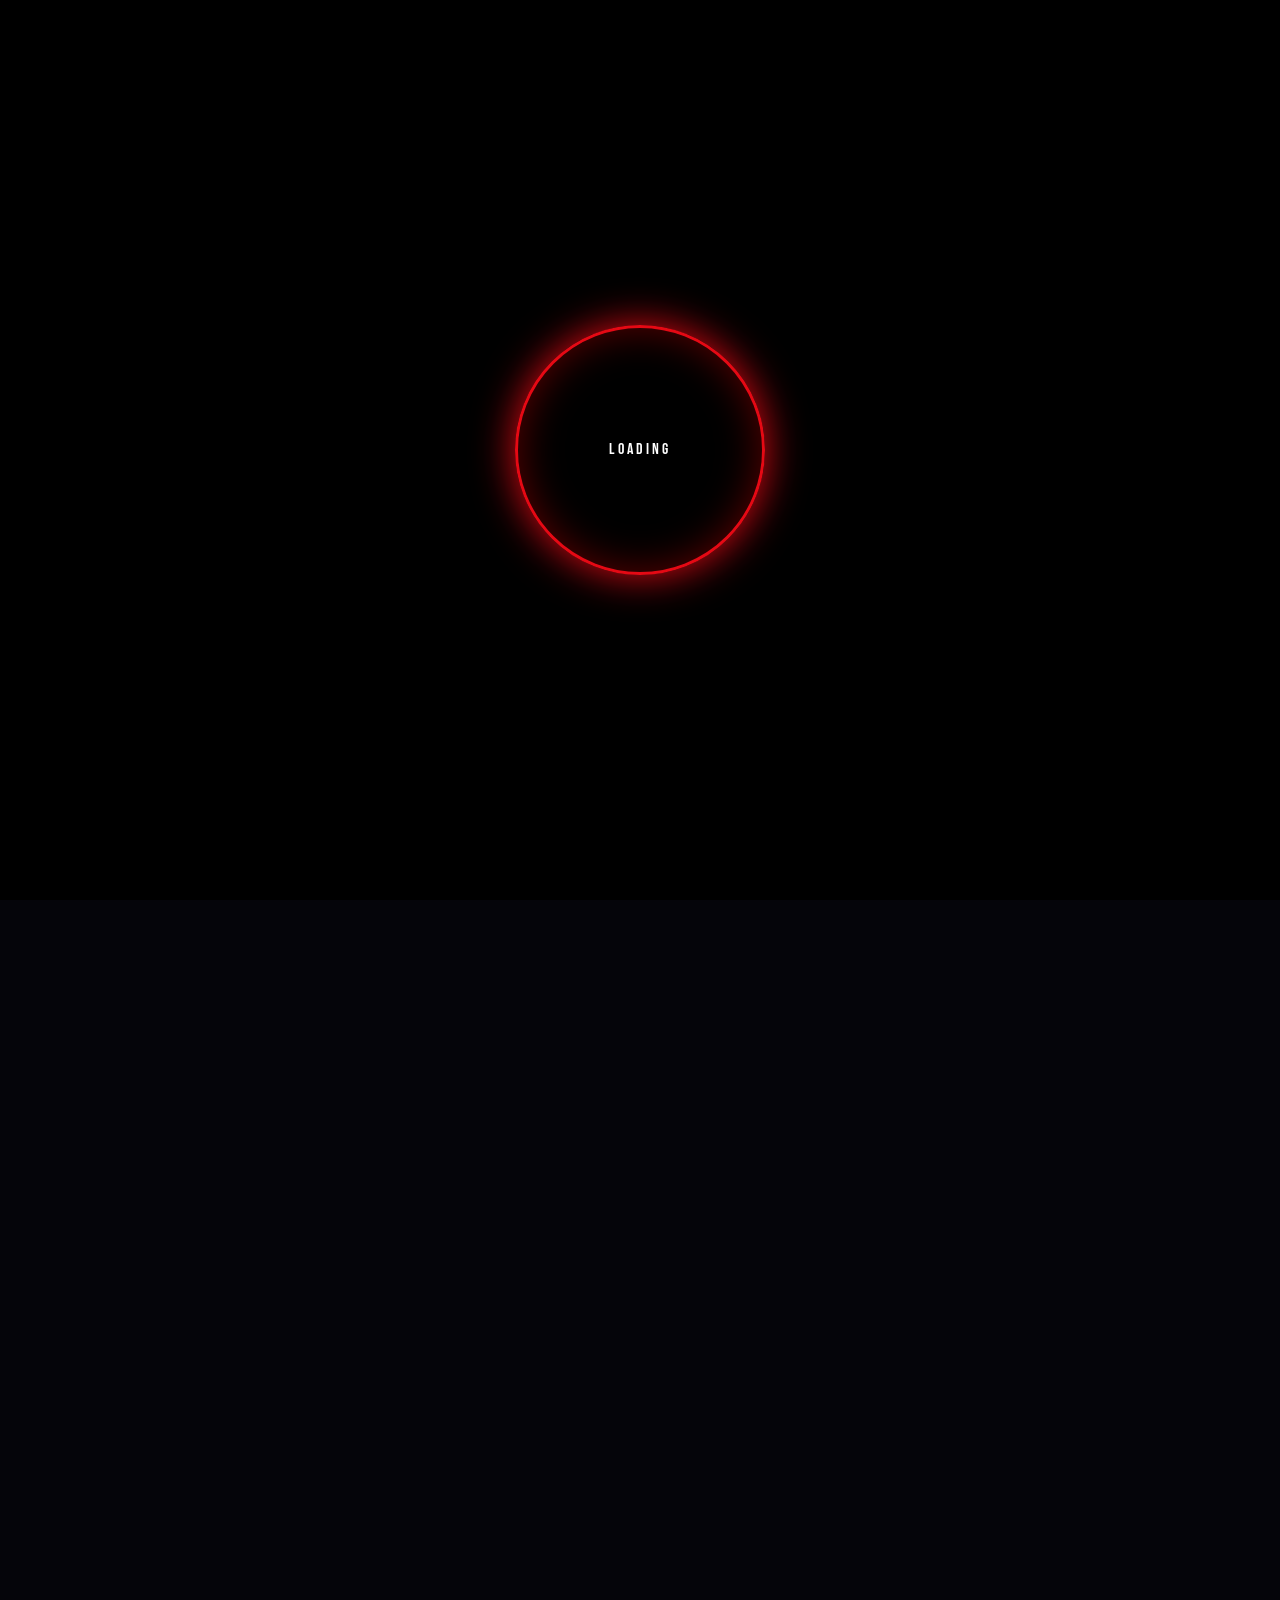
<file: qualifications.html>
<!DOCTYPE html>
<html lang="en">
<head>
    <meta charset="UTF-8" />
    <meta name="viewport" content="width=device-width, initial-scale=1.0" />
    <title>Qualifications - CinemaX Portfolio</title>

    <!-- Bootstrap & Icons -->
    <link href="https://cdn.jsdelivr.net/npm/bootstrap@5.3.3/dist/css/bootstrap.min.css" rel="stylesheet" />
    <link rel="stylesheet" href="https://cdnjs.cloudflare.com/ajax/libs/font-awesome/6.5.0/css/all.min.css" />
    <link href="https://fonts.googleapis.com/css2?family=Bebas+Neue&family=Barlow:wght@300;400;600;700&family=Barlow+Condensed:wght@400;600;700&display=swap" rel="stylesheet" />

    <style>
        :root {
            --red: #e50914;
            --maroon: #5c0000;
            --gold: #f5c518;
            --bg: #05050a;
            --bg2: #0f0f1c;
            --text: #ffffff;
            --muted: #cbd5e1; /* Bright light-gray for maximum visibility */
            --border: rgba(255,255,255,0.2);
            --head: 'Bebas Neue', sans-serif;
        }

        body {
            background: var(--bg);
            color: var(--text);
            font-family: 'Barlow', sans-serif;
            margin: 0;
            overflow-x: hidden;
        }

        /* ═══════════════════════════════════════════
           FANTASY PORTAL LOADER
        ═══════════════════════════════════════════ */
        #portal-loader {
            position: fixed;
            inset: 0;
            background: #000;
            z-index: 10000;
            display: flex;
            justify-content: center;
            align-items: center;
            transition: opacity 1s ease, visibility 1s;
        }

        .magic-circle {
            width: 250px;
            height: 250px;
            border: 3px solid var(--red);
            border-radius: 50%;
            display: flex;
            justify-content: center;
            align-items: center;
            box-shadow: 0 0 40px var(--red), inset 0 0 40px var(--maroon);
            animation: rotatePortal 3s linear infinite;
        }

        @keyframes rotatePortal {
            0% {
                transform: rotate(0deg) scale(1);
            }

            50% {
                transform: rotate(180deg) scale(1.1);
                border-style: dashed;
            }

            100% {
                transform: rotate(360deg) scale(1);
            }
        }

        /* ═══════════════════════════════════════════
           NAVIGATION BAR (STAYS AT TOP)
        ═══════════════════════════════════════════ */
        .cx-nav {
            background: rgba(92, 0, 0, 0.98);
            border-bottom: 2px solid var(--gold);
            position: sticky;
            top: 0;
            z-index: 999;
            padding: 15px 0;
        }

            .cx-nav a {
                transition: 0.3s;
                text-decoration: none;
                letter-spacing: 1px;
            }

                .cx-nav a:hover {
                    color: var(--gold) !important;
                }

        /* ═══════════════════════════════════════════
           PAGE HEADERS & CARDS
        ═══════════════════════════════════════════ */
        .main-header {
            background: linear-gradient(to bottom, var(--maroon), var(--bg));
            padding: 60px 0;
            text-align: center;
        }

            .main-header h1 {
                font-family: var(--head);
                font-size: 5rem;
                letter-spacing: 8px;
                color: #fff;
                margin: 0;
            }

        .q-card {
            background: var(--bg2);
            border: 1px solid var(--border);
            padding: 35px;
            border-radius: 15px;
            height: 100%;
            transition: 0.4s;
        }

            .q-card:hover {
                border-color: var(--gold);
                transform: translateY(-5px);
            }

        .section-title {
            font-family: var(--head);
            color: var(--gold);
            font-size: 2.2rem;
            border-bottom: 1px solid var(--border);
            padding-bottom: 10px;
            margin-bottom: 20px;
        }

        .sub-tag {
            color: var(--red);
            font-weight: 700;
            text-transform: uppercase;
            display: block;
            margin-top: 15px;
            font-size: 0.9rem;
        }

        .text-muted {
            color: var(--muted) !important;
        }

        /* REVEAL ANIMATION */
        .reveal-node {
            opacity: 0;
            transform: translateY(30px);
            transition: 0.8s ease-out;
        }

            .reveal-node.active {
                opacity: 1;
                transform: translateY(0);
            }

        /* FOOTER & EXTRAS */
        .footer-advanced {
            background: #030307;
            padding: 80px 0 40px;
            border-top: 1px solid var(--border);
        }

        #backToTop {
            display: none;
            position: fixed;
            bottom: 30px;
            right: 30px;
            z-index: 998;
            background: var(--red);
            color: white;
            border: none;
            padding: 15px;
            border-radius: 50%;
            cursor: pointer;
        }
    </style>
</head>
<body onload="dismissPortal()">

    <!-- FANTASY LOADER -->
    <div id="portal-loader">
        <div class="magic-circle">
            <span style="font-family: var(--head); color: #fff; letter-spacing: 3px;">LOADING</span>
        </div>
    </div>

    <!-- NAVIGATION MENU -->
    <nav class="cx-nav">
        <div class="container d-flex justify-content-between align-items-center">
            <a href="index.html" class="h2 mb-0 text-white fw-bold" style="font-family: var(--head); letter-spacing: 3px;">
                CINEMA<span style="color: var(--red);">X</span>
            </a>
            <div class="gap-4 d-none d-md-flex">
                <a href="index.html" class="text-white small fw-bold">HOME</a>
                <a href="about.html" class="text-white small fw-bold">ABOUT</a>
                <a href="qualifications.html" class="text-gold small fw-bold">QUALIFICATIONS</a>
                <a href="listedMovies.html" class="text-white small fw-bold">BOOKING</a>
                <a href="service.html" class="text-white small fw-bold">Service</a>
                <a href="listedMovies.html" class="text-white small fw-bold">All Movies</a>
                <a href="contact.html" class="text-white small fw-bold">Contact</a>
            </div>
            <a href="listedMovies.html" class="btn btn-sm btn-outline-light rounded-pill px-3 fw-bold">GET TICKETS</a>
        </div>
    </nav>

    <!-- HEADER -->
    <header class="main-header">
        <div class="container reveal-node">
            <h1>QUALIFICATIONS</h1>
            <p class="text-gold fw-bold">Professional Profile & Academic Excellence</p>
        </div>
    </header>

    <main class="container py-5">
        <!-- PROFESSIONAL PROFILE -->
        <div class="q-card reveal-node mb-5">
            <h2 class="section-title">Professional Profile</h2>
            <p class="text-white fs-5">I am a dedicated and ambitious Information Technology student at Nelson Mandela University with a strong passion for software development, web technologies, information systems, and problem-solving. I am committed to building innovative, user-friendly, and efficient digital solutions that solve real-world challenges.</p>
            <p class="text-muted">My goal is to grow into a highly skilled Software Developer and IT Professional capable of creating impactful systems while continuously expanding my knowledge in technology and innovation.</p>
        </div>

        <!-- ACADEMIC INFO -->
        <div class="row g-4 mb-5">
            <div class="col-lg-6 reveal-node">
                <div class="q-card">
                    <h2 class="section-title">Academic Information</h2>
                    <span class="sub-tag">Current Qualification</span>
                    <h5 class="text-white">Bachelor of Science in Information Technology</h5>
                    <p class="text-muted small">Nelson Mandela University | Current Student</p>

                    <span class="sub-tag">Academic Modules</span>
                    <ul class="text-muted small">
                        <li>Information Systems & Business Information Systems</li>
                        <li>Data and Information Management</li>
                        <li>System Analysis & Organisational Technology Solutions</li>
                        <li>Decision Support Systems</li>
                    </ul>
                </div>
            </div>

            <!-- SKILLS GAINED -->
            <div class="col-lg-6 reveal-node">
                <div class="q-card">
                    <h2 class="section-title">Skills Gained</h2>
                    <div class="row">
                        <div class="col-6">
                            <span class="sub-tag">Programming</span>
                            <p class="text-muted x-small">OOP, C#, Application Design, Debugging, Logical Problem Solving.</p>
                        </div>
                        <div class="col-6">
                            <span class="sub-tag">Systems</span>
                            <p class="text-muted x-small">Analytical Thinking, System Planning, Data Modelling.</p>
                        </div>
                        <div class="col-6">
                            <span class="sub-tag">Web Dev</span>
                            <p class="text-muted x-small">HTML5, CSS3, JavaScript, Responsive UX Design.</p>
                        </div>
                        <div class="col-6">
                            <span class="sub-tag">Software Dev</span>
                            <p class="text-muted x-small">SDLC, Testing, Project Planning, Maintenance.</p>
                        </div>
                    </div>
                </div>
            </div>
        </div>

        <!-- CORE TECHNICAL SKILLS -->
        <div class="q-card reveal-node mb-5 text-center">
            <h2 class="section-title">Core Technical Skills</h2>
            <div class="row">
                <div class="col-md-4">
                    <i class="fa-solid fa-code text-red fa-2x mb-2"></i>
                    <h6 class="text-white">Programming</h6>
                    <p class="text-muted small">C#, JavaScript, SQL, HTML5, CSS3</p>
                </div>
                <div class="col-md-4">
                    <i class="fa-solid fa-database text-red fa-2x mb-2"></i>
                    <h6 class="text-white">Databases</h6>
                    <p class="text-muted small">Normalisation (1NF-3NF), ERD, SQL Queries</p>
                </div>
                <div class="col-md-4">
                    <i class="fa-solid fa-shield-halved text-red fa-2x mb-2"></i>
                    <h6 class="text-white">Security & Tools</h6>
                    <p class="text-muted small">Kali Linux, GitHub, Visual Studio, VS Code</p>
                </div>
            </div>
        </div>

        <!-- PROJECTS -->
        <h2 class="section-title text-center reveal-node">Major Academic Projects</h2>
        <div class="row g-4 mb-5">
            <div class="col-md-6 reveal-node">
                <div class="q-card">
                    <h4 class="text-gold">CinemaX Ticket Website</h4>
                    <p class="text-muted small">Fully responsive multi-page platform with interactive booking forms and modern navigation.</p>
                </div>
            </div>
            <div class="col-md-6 reveal-node">
                <div class="q-card">
                    <h4 class="text-gold">TechLearn DB Project</h4>
                    <p class="text-muted small">Full database design, data modelling, and relational structure for an online academy.</p>
                </div>
            </div>
        </div>
    </main>

    <!-- ADVANCED FOOTER -->
    <footer class="footer-advanced">
        <div class="container reveal-node">
            <div class="row g-5">
                <div class="col-lg-4">
                    <h4 class="text-white">CINEMA<span style="color: var(--red);">X</span></h4>
                    <p class="text-muted small">Built by Moroana Machoene Karel. NMU BSc IT Student Portfolio.</p>
                    <div class="mt-4">
                        <a href="#" class="text-white me-3"><i class="fa-brands fa-github fa-lg"></i></a>
                        <a href="#" class="text-white me-3"><i class="fa-brands fa-linkedin fa-lg"></i></a>
                    </div>
                </div>
                <div class="col-lg-4">
                    <h5 class="text-gold mb-3">Navigation</h5>
                    <ul class="list-unstyled">
                        <li><a href="index.html" class="text-muted text-decoration-none">Home</a></li>
                        <li><a href="about.html" class="text-muted text-decoration-none">About</a></li>
                        <li><a href="qualifications.html" class="text-muted text-decoration-none">Qualifications</a></li>
                    </ul>
                </div>
                
            </div>
            <hr class="my-5 opacity-25">
            <p class="text-center text-muted small">&copy; <span id="currentYear"></span> CinemaX Portfolio. All Rights Reserved.</p>
        </div>
    </footer>

    <button onclick="topFunction()" id="backToTop"><i class="fa-solid fa-arrow-up"></i></button>

    <script>
        document.getElementById("currentYear").textContent = new Date().getFullYear();

        function dismissPortal() {
            setTimeout(() => {
                const loader = document.getElementById('portal-loader');
                loader.style.opacity = '0';
                setTimeout(() => {
                    loader.style.visibility = 'hidden';
                    revealContent();
                }, 1000);
            }, 2000);
        }

        function revealContent() {
            const nodes = document.querySelectorAll('.reveal-node');
            nodes.forEach((node, index) => {
                setTimeout(() => { node.classList.add('active'); }, index * 150);
            });
        }

        let mybutton = document.getElementById("backToTop");
        window.onscroll = function () {
            if (document.body.scrollTop > 300 || document.documentElement.scrollTop > 300) {
                mybutton.style.display = "block";
            } else {
                mybutton.style.display = "none";
            }
        };

        function topFunction() { window.scrollTo({ top: 0, behavior: 'smooth' }); }
    </script>
</body>
</html>
</file>
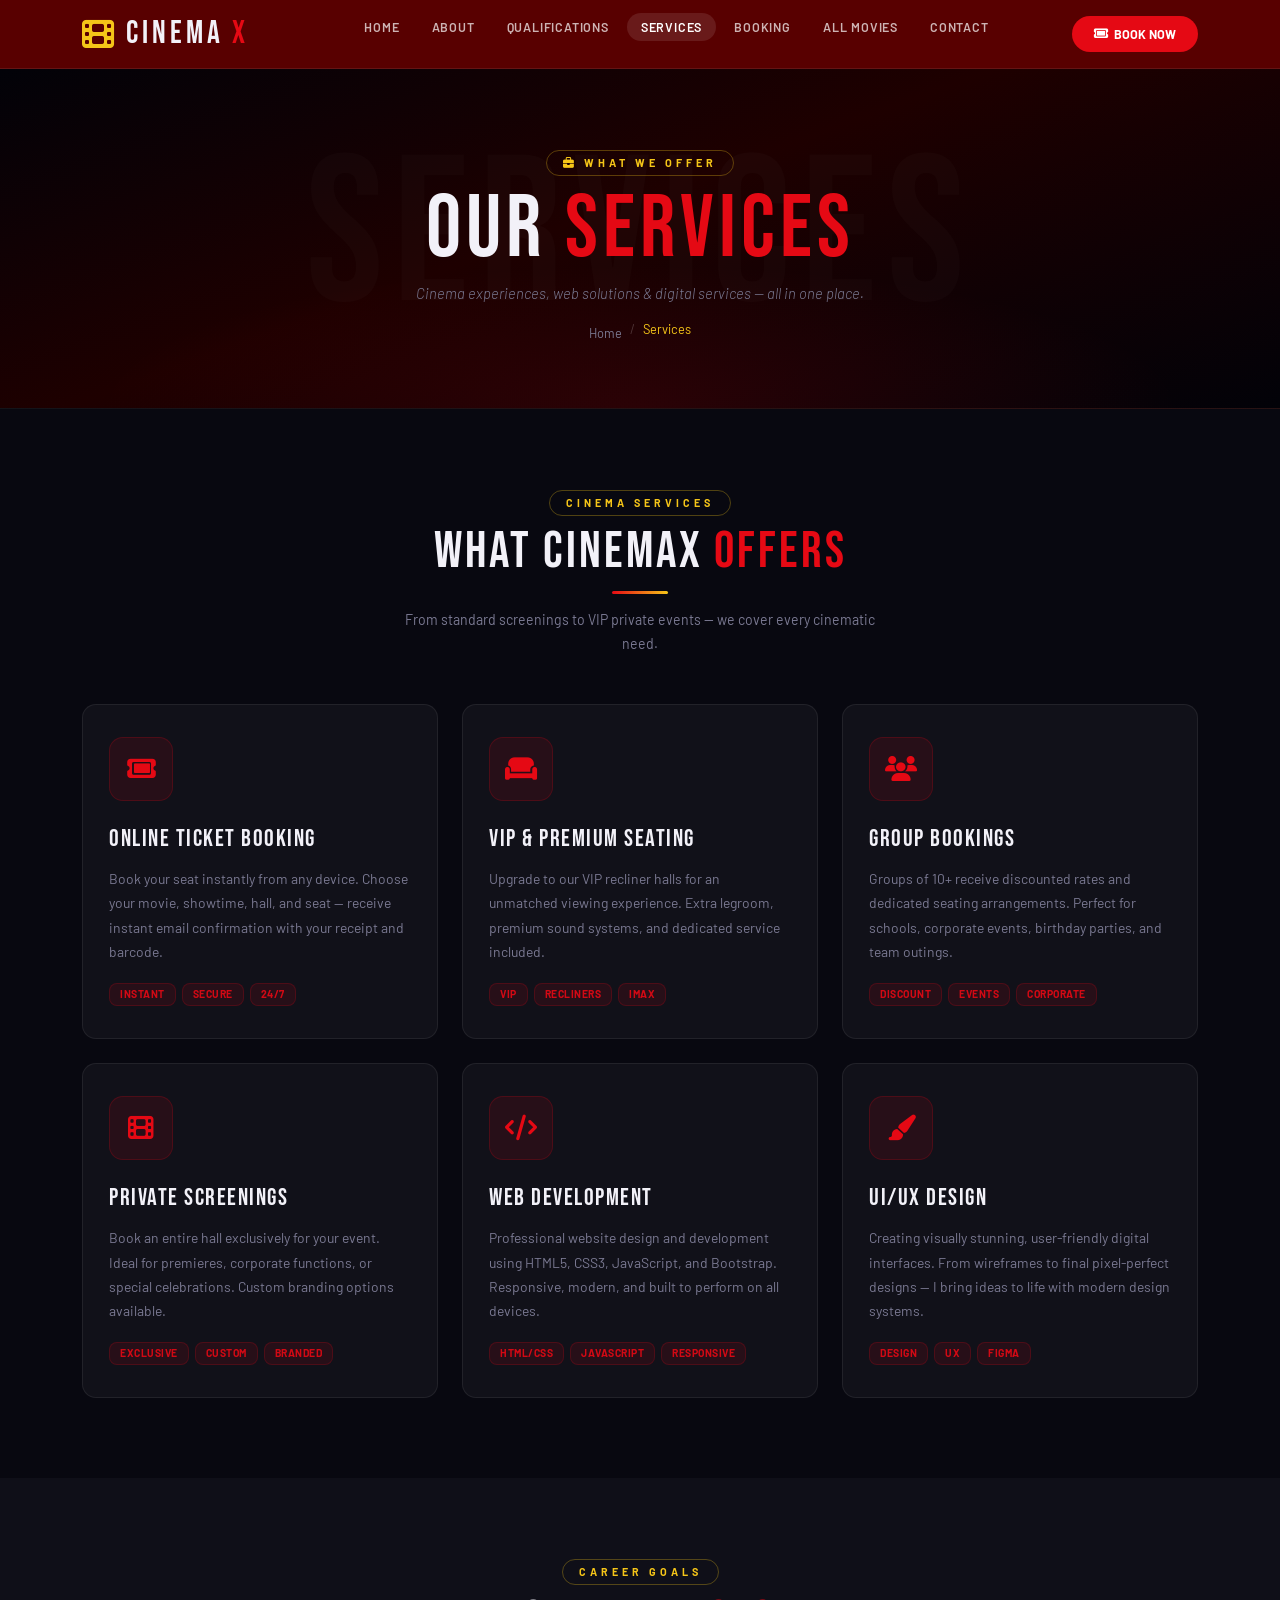
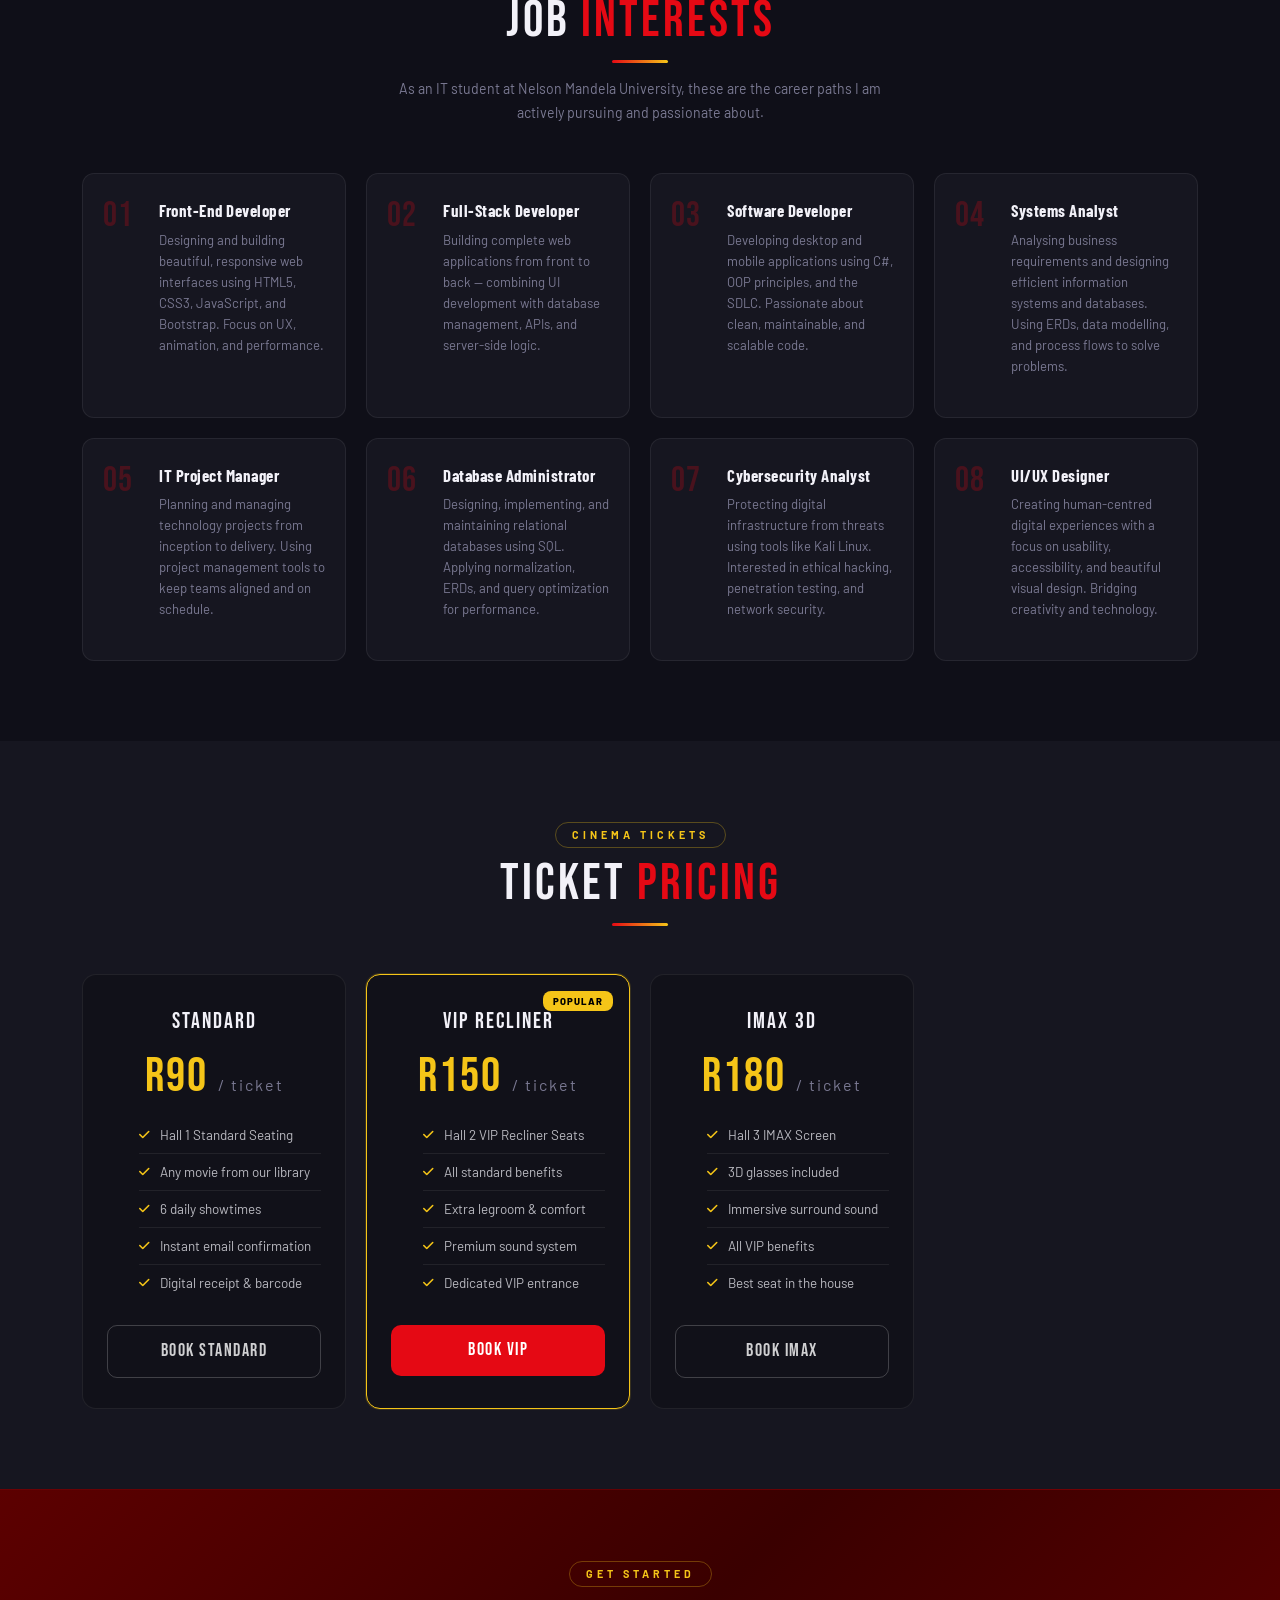
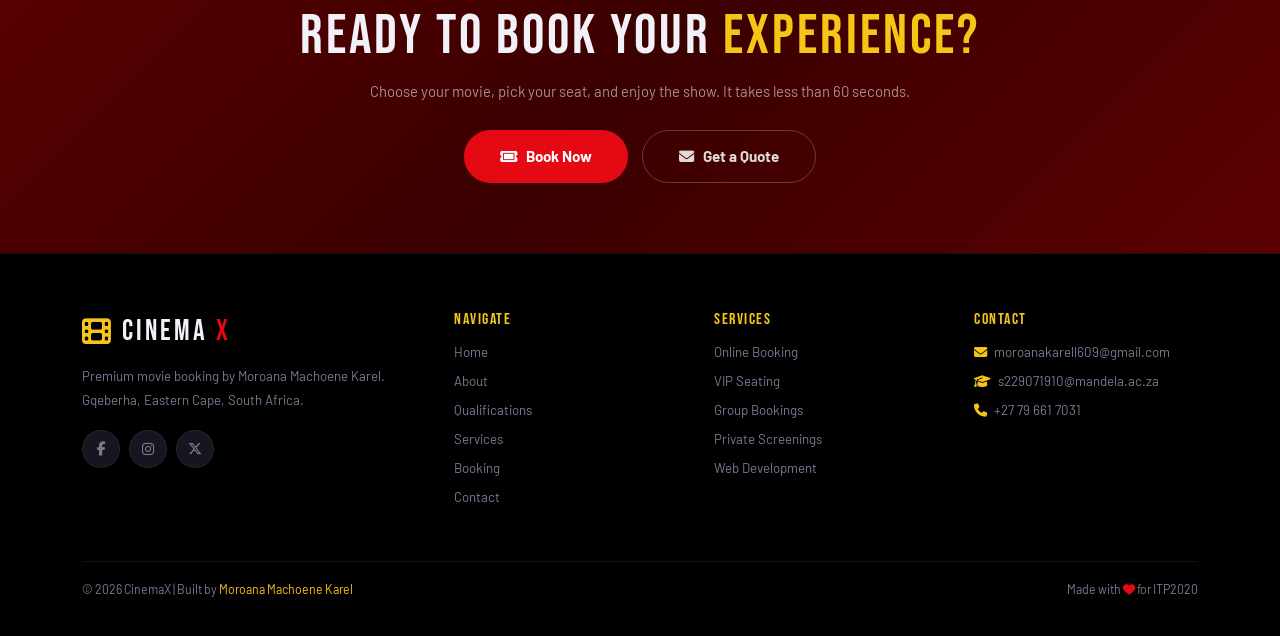
<file: service.html>
<!DOCTYPE html>
<html lang="en">
<head>
    <meta charset="UTF-8" />
    <meta name="viewport" content="width=device-width, initial-scale=1.0" />
    <title>Services – CinemaX</title>
    <link href="https://cdn.jsdelivr.net/npm/bootstrap@5.3.3/dist/css/bootstrap.min.css" rel="stylesheet" />
    <link rel="stylesheet" href="https://cdnjs.cloudflare.com/ajax/libs/font-awesome/6.5.0/css/all.min.css" />
    <link href="https://fonts.googleapis.com/css2?family=Bebas+Neue&family=Barlow:ital,wght@0,300;0,400;0,500;0,600;0,700;1,300&family=Barlow+Condensed:wght@400;600;700;800&display=swap" rel="stylesheet" />
    <style>
        :root {
            --red: #e50914;
            --red-dim: #9b0610;
            --maroon: #5c0000;
            --gold: #f5c518;
            --bg: #080810;
            --bg2: #0f0f18;
            --bg3: #161620;
            --card: #111119;
            --text: #f2f1f8;
            --muted: #7a7992;
            --border: rgba(255,255,255,.07);
            --head: 'Bebas Neue',sans-serif;
            --body: 'Barlow',sans-serif;
            --cond: 'Barlow Condensed',sans-serif;
        }

        *, *::before, *::after {
            box-sizing: border-box;
            margin: 0;
            padding: 0;
        }

        html {
            scroll-behavior: smooth;
        }

        body {
            background: var(--bg);
            color: var(--text);
            font-family: var(--body);
            overflow-x: hidden;
        }

        img {
            display: block;
            max-width: 100%;
        }

        a {
            text-decoration: none;
            color: inherit;
        }

        ::-webkit-scrollbar {
            width: 5px;
        }

        ::-webkit-scrollbar-track {
            background: var(--bg);
        }

        ::-webkit-scrollbar-thumb {
            background: var(--red);
            border-radius: 3px;
        }

        .cx-nav {
            position: sticky;
            top: 0;
            z-index: 900;
            background: rgba(92,0,0,.96);
            backdrop-filter: blur(14px);
            border-bottom: 1px solid rgba(255,255,255,.08);
            padding: 10px 0;
        }

            .cx-nav .container {
                display: flex;
                align-items: center;
                justify-content: space-between;
            }

        .cx-brand {
            font-family: var(--head);
            font-size: 2rem;
            letter-spacing: 4px;
            display: flex;
            align-items: center;
            gap: 8px;
        }

            .cx-brand i {
                color: var(--gold);
            }

            .cx-brand .x {
                color: var(--red);
            }

        .cx-links {
            display: flex;
            gap: 4px;
            list-style: none;
        }

            .cx-links a {
                font-size: .78rem;
                font-weight: 600;
                letter-spacing: .8px;
                text-transform: uppercase;
                color: rgba(255,255,255,.7);
                padding: 7px 14px;
                border-radius: 20px;
                transition: .2s;
            }

                .cx-links a:hover, .cx-links a.active {
                    color: #fff;
                    background: rgba(255,255,255,.1);
                }

        .btn-booknow {
            background: var(--red);
            color: #fff;
            border: none;
            padding: 9px 22px;
            border-radius: 22px;
            font-weight: 700;
            font-size: .78rem;
            text-transform: uppercase;
            transition: .2s;
            cursor: pointer;
            font-family: var(--body);
            display: inline-flex;
            align-items: center;
            gap: 6px;
        }

            .btn-booknow:hover {
                background: var(--red-dim);
                transform: translateY(-2px);
            }

        .hamburger {
            display: none;
            flex-direction: column;
            gap: 5px;
            background: none;
            border: none;
            cursor: pointer;
            padding: 4px;
        }

            .hamburger span {
                width: 22px;
                height: 2px;
                background: #fff;
                border-radius: 2px;
                display: block;
                transition: .3s;
            }

            .hamburger.open span:nth-child(1) {
                transform: translateY(7px) rotate(45deg);
            }

            .hamburger.open span:nth-child(2) {
                opacity: 0;
            }

            .hamburger.open span:nth-child(3) {
                transform: translateY(-7px) rotate(-45deg);
            }

        .mob-drawer {
            display: none;
            position: fixed;
            inset: 0;
            z-index: 850;
            background: rgba(5,5,10,.97);
            backdrop-filter: blur(10px);
            flex-direction: column;
            align-items: center;
            justify-content: center;
            gap: 28px;
        }

            .mob-drawer.open {
                display: flex;
            }

            .mob-drawer a {
                font-family: var(--head);
                font-size: 2.4rem;
                letter-spacing: 4px;
                color: rgba(255,255,255,.85);
                transition: .2s;
            }

                .mob-drawer a:hover {
                    color: var(--gold);
                }

        .mob-close {
            position: absolute;
            top: 22px;
            right: 22px;
            background: none;
            border: none;
            color: rgba(255,255,255,.5);
            font-size: 1.4rem;
            cursor: pointer;
        }

        /* PAGE HERO */
        .page-hero {
            position: relative;
            padding: 80px 0 64px;
            text-align: center;
            overflow: hidden;
            background: linear-gradient(160deg,#020208 0%,#1e0000 45%,#020208 100%);
            border-bottom: 1px solid var(--border);
        }

            .page-hero::before {
                content: '';
                position: absolute;
                inset: 0;
                background: radial-gradient(ellipse 65% 65% at 50% 100%,rgba(229,9,20,.12),transparent 65%);
            }

            .page-hero::after {
                content: 'SERVICES';
                position: absolute;
                top: 50%;
                left: 50%;
                transform: translate(-50%,-50%);
                font-family: var(--head);
                font-size: clamp(6rem,18vw,13rem);
                letter-spacing: 10px;
                color: rgba(255,255,255,.02);
                pointer-events: none;
                white-space: nowrap;
            }

            .page-hero .container {
                position: relative;
                z-index: 1;
            }

        .ph-tag {
            display: inline-block;
            font-size: .68rem;
            font-weight: 700;
            letter-spacing: 4px;
            text-transform: uppercase;
            color: var(--gold);
            border: 1px solid rgba(245,197,24,.3);
            padding: 4px 16px;
            border-radius: 20px;
            margin-bottom: 12px;
        }

        .ph-title {
            font-family: var(--head);
            font-size: clamp(3rem,7vw,5.5rem);
            letter-spacing: 5px;
            line-height: .95;
            margin-bottom: 10px;
        }

            .ph-title span {
                color: var(--red);
            }

        .ph-sub {
            color: var(--muted);
            font-size: .92rem;
            font-style: italic;
            font-weight: 300;
        }

        .breadcrumb {
            justify-content: center;
            background: transparent;
            margin: 14px 0 0;
        }

        .breadcrumb-item a {
            color: var(--muted);
            font-size: .8rem;
        }

        .breadcrumb-item.active {
            color: var(--gold);
            font-size: .8rem;
        }

        .breadcrumb-item + .breadcrumb-item::before {
            color: rgba(255,255,255,.2);
        }

        /* SECTIONS */
        .sec {
            padding: 80px 0;
        }

        .sec-alt {
            background: var(--bg2);
        }

        .sec-dark {
            background: var(--bg3);
        }

        .sec-tag {
            display: inline-block;
            font-size: .67rem;
            font-weight: 700;
            letter-spacing: 4px;
            text-transform: uppercase;
            color: var(--gold);
            border: 1px solid rgba(245,197,24,.3);
            padding: 4px 16px;
            border-radius: 20px;
            margin-bottom: 10px;
        }

        .sec-title {
            font-family: var(--head);
            font-size: clamp(2rem,4.5vw,3.2rem);
            letter-spacing: 3px;
            line-height: 1;
            margin-bottom: 10px;
        }

            .sec-title .red {
                color: var(--red);
            }

        .sec-sub {
            color: var(--muted);
            font-size: .88rem;
            line-height: 1.7;
        }

        .sec-line {
            width: 56px;
            height: 3px;
            background: linear-gradient(90deg,var(--red),var(--gold));
            border-radius: 2px;
            margin: 14px auto 0;
        }

        .reveal {
            opacity: 0;
            transform: translateY(30px);
            transition: opacity .65s ease,transform .65s ease;
        }

            .reveal.in {
                opacity: 1;
                transform: translateY(0);
            }

        .d1 {
            transition-delay: .1s;
        }

        .d2 {
            transition-delay: .2s;
        }

        .d3 {
            transition-delay: .3s;
        }

        .d4 {
            transition-delay: .4s;
        }

        /* SERVICE CARDS */
        .services-grid {
            display: grid;
            grid-template-columns: repeat(auto-fill,minmax(300px,1fr));
            gap: 24px;
            margin-top: 16px;
        }

        .svc-card {
            background: var(--card);
            border: 1px solid var(--border);
            border-radius: 14px;
            padding: 32px 26px;
            position: relative;
            overflow: hidden;
            transition: .3s;
        }

            .svc-card::before {
                content: '';
                position: absolute;
                top: 0;
                left: 0;
                right: 0;
                height: 3px;
                background: linear-gradient(90deg,var(--red),var(--gold));
                transform: scaleX(0);
                transform-origin: left;
                transition: .35s;
            }

            .svc-card:hover {
                border-color: rgba(229,9,20,.3);
                transform: translateY(-6px);
                box-shadow: 0 20px 50px rgba(0,0,0,.5);
            }

                .svc-card:hover::before {
                    transform: scaleX(1);
                }

        .svc-icon {
            width: 64px;
            height: 64px;
            border-radius: 14px;
            background: rgba(229,9,20,.1);
            border: 1px solid rgba(229,9,20,.2);
            display: flex;
            align-items: center;
            justify-content: center;
            font-size: 1.6rem;
            color: var(--red);
            margin-bottom: 20px;
            transition: .3s;
        }

        .svc-card:hover .svc-icon {
            background: rgba(229,9,20,.18);
            border-color: rgba(229,9,20,.4);
        }

        .svc-title {
            font-family: var(--head);
            font-size: 1.5rem;
            letter-spacing: 1.5px;
            margin-bottom: 10px;
        }

        .svc-desc {
            color: var(--muted);
            font-size: .87rem;
            line-height: 1.75;
            margin-bottom: 18px;
        }

        .svc-tags {
            display: flex;
            flex-wrap: wrap;
            gap: 6px;
        }

        .svc-tag {
            font-size: .65rem;
            font-weight: 700;
            letter-spacing: .5px;
            text-transform: uppercase;
            background: rgba(229,9,20,.1);
            border: 1px solid rgba(229,9,20,.2);
            color: rgba(229,9,20,.9);
            padding: 3px 10px;
            border-radius: 8px;
        }

        /* JOB INTERESTS */
        .jobs-grid {
            display: grid;
            grid-template-columns: repeat(auto-fill,minmax(260px,1fr));
            gap: 20px;
        }

        .job-card {
            background: var(--bg3);
            border: 1px solid var(--border);
            border-radius: 12px;
            padding: 24px 20px;
            transition: .3s;
            display: flex;
            gap: 16px;
            align-items: flex-start;
        }

            .job-card:hover {
                border-color: rgba(245,197,24,.3);
                transform: translateX(5px);
            }

        .job-num {
            font-family: var(--head);
            font-size: 2.2rem;
            color: rgba(229,9,20,.25);
            letter-spacing: 1px;
            line-height: 1;
            flex-shrink: 0;
            min-width: 40px;
        }

        .job-title {
            font-family: var(--cond);
            font-size: 1.05rem;
            font-weight: 700;
            letter-spacing: .5px;
            margin-bottom: 6px;
        }

        .job-desc {
            color: var(--muted);
            font-size: .82rem;
            line-height: 1.6;
        }

        /* PRICING */
        .pricing-grid {
            display: grid;
            grid-template-columns: repeat(auto-fill,minmax(260px,1fr));
            gap: 20px;
        }

        .price-card {
            background: var(--card);
            border: 1px solid var(--border);
            border-radius: 14px;
            padding: 30px 24px;
            text-align: center;
            position: relative;
            overflow: hidden;
            transition: .3s;
        }

            .price-card.featured {
                border-color: var(--gold);
                box-shadow: 0 0 0 1px rgba(245,197,24,.15);
            }

            .price-card:hover {
                transform: translateY(-5px);
            }

        .price-badge {
            position: absolute;
            top: 16px;
            right: 16px;
            background: var(--gold);
            color: #000;
            font-size: .6rem;
            font-weight: 800;
            letter-spacing: 1px;
            text-transform: uppercase;
            padding: 3px 10px;
            border-radius: 8px;
        }

        .price-name {
            font-family: var(--head);
            font-size: 1.4rem;
            letter-spacing: 2px;
            margin-bottom: 8px;
        }

        .price-amount {
            font-family: var(--head);
            font-size: 3rem;
            color: var(--gold);
            letter-spacing: 2px;
            line-height: 1;
            margin: 14px 0;
        }

            .price-amount span {
                font-size: 1rem;
                color: var(--muted);
                font-family: var(--body);
            }

        .price-features {
            list-style: none;
            text-align: left;
            margin: 16px 0 24px;
        }

            .price-features li {
                padding: 8px 0;
                border-bottom: 1px solid var(--border);
                font-size: .84rem;
                color: rgba(242,241,248,.75);
                display: flex;
                align-items: center;
                gap: 10px;
            }

                .price-features li:last-child {
                    border-bottom: none;
                }

                .price-features li i {
                    color: var(--gold);
                    font-size: .75rem;
                    flex-shrink: 0;
                }

        .btn-price {
            width: 100%;
            background: var(--red);
            color: #fff;
            border: none;
            padding: 12px;
            border-radius: 10px;
            font-family: var(--head);
            font-size: 1.1rem;
            letter-spacing: 1.5px;
            cursor: pointer;
            transition: .2s;
        }

            .btn-price:hover {
                background: var(--red-dim);
                transform: translateY(-2px);
            }

            .btn-price.outline {
                background: transparent;
                border: 1.5px solid rgba(255,255,255,.2);
                color: rgba(255,255,255,.8);
            }

                .btn-price.outline:hover {
                    border-color: rgba(229,9,20,.5);
                    color: #fff;
                    background: rgba(229,9,20,.07);
                }

        /* CTA */
        .cta-strip {
            background: linear-gradient(135deg,var(--maroon) 0%,#3a0000 50%,var(--maroon) 100%);
            padding: 70px 0;
            text-align: center;
            border-top: 1px solid rgba(229,9,20,.2);
        }

            .cta-strip h2 {
                font-family: var(--head);
                font-size: clamp(2rem,5vw,3.5rem);
                letter-spacing: 3px;
                margin-bottom: 10px;
            }

                .cta-strip h2 span {
                    color: var(--gold);
                }

            .cta-strip p {
                color: rgba(255,255,255,.55);
                font-size: .93rem;
                margin-bottom: 28px;
            }

        .btn-cta {
            background: var(--red);
            color: #fff;
            border: none;
            padding: 14px 36px;
            border-radius: 30px;
            font-weight: 700;
            font-size: .95rem;
            display: inline-flex;
            align-items: center;
            gap: 9px;
            transition: .25s;
            cursor: pointer;
            font-family: var(--body);
        }

            .btn-cta:hover {
                background: var(--red-dim);
                transform: translateY(-3px);
                box-shadow: 0 14px 34px rgba(229,9,20,.45);
            }

        /* FOOTER */
        .cx-footer {
            background: #000;
            border-top: 1px solid var(--border);
            padding: 56px 0 22px;
        }

        .footer-grid {
            display: grid;
            grid-template-columns: 1.5fr 1fr 1fr 1fr;
            gap: 36px;
            margin-bottom: 44px;
        }

        .footer-brand {
            font-family: var(--head);
            font-size: 1.8rem;
            letter-spacing: 3px;
            margin-bottom: 12px;
            display: flex;
            align-items: center;
            gap: 8px;
        }

            .footer-brand i {
                color: var(--gold);
            }

            .footer-brand .x {
                color: var(--red);
            }

        .footer-desc {
            color: var(--muted);
            font-size: .83rem;
            line-height: 1.75;
            margin-bottom: 18px;
        }

        .footer-socials {
            display: flex;
            gap: 9px;
        }

            .footer-socials a {
                background: var(--bg3);
                border: 1px solid var(--border);
                color: var(--muted);
                width: 38px;
                height: 38px;
                border-radius: 50%;
                display: flex;
                align-items: center;
                justify-content: center;
                font-size: .88rem;
                transition: .2s;
            }

                .footer-socials a:hover {
                    background: var(--red);
                    border-color: var(--red);
                    color: #fff;
                }

        .footer-col h5 {
            font-family: var(--head);
            font-size: 1rem;
            letter-spacing: 1.5px;
            color: var(--gold);
            margin-bottom: 14px;
            text-transform: uppercase;
        }

        .footer-col a {
            display: block;
            color: var(--muted);
            font-size: .83rem;
            margin-bottom: 9px;
            transition: .2s;
        }

            .footer-col a:hover {
                color: #fff;
                padding-left: 4px;
            }

        .footer-bottom {
            border-top: 1px solid var(--border);
            padding-top: 18px;
            display: flex;
            justify-content: space-between;
            align-items: center;
            flex-wrap: wrap;
            gap: 8px;
        }

            .footer-bottom p {
                color: var(--muted);
                font-size: .77rem;
            }

            .footer-bottom span {
                color: var(--gold);
            }

        .back-to-top {
            position: fixed;
            bottom: 28px;
            right: 28px;
            z-index: 500;
            background: var(--red);
            color: #fff;
            border: none;
            width: 46px;
            height: 46px;
            border-radius: 50%;
            font-size: .95rem;
            cursor: pointer;
            opacity: 0;
            pointer-events: none;
            transition: .3s;
            box-shadow: 0 4px 18px rgba(229,9,20,.4);
            display: flex;
            align-items: center;
            justify-content: center;
        }

            .back-to-top.show {
                opacity: 1;
                pointer-events: all;
            }

            .back-to-top:hover {
                transform: translateY(-3px);
            }

        @media(max-width:1024px) {
            .footer-grid {
                grid-template-columns: 1fr 1fr;
            }
        }

        @media(max-width:768px) {
            .cx-links, .btn-booknow {
                display: none;
            }

            .hamburger {
                display: flex;
            }

            .footer-grid {
                grid-template-columns: 1fr;
            }
        }
    </style>
</head>
<body>

    <nav class="cx-nav">
        <div class="container">
            <a href="index.html" class="cx-brand"><i class="fa-solid fa-film"></i>CINEMA<span class="x">X</span></a>
            <ul class="cx-links">
                <li><a href="index.html">Home</a></li>
                <li><a href="about.html">About</a></li>
                <li><a href="qualifications.html">Qualifications</a></li>
                <li><a href="service.html" class="active">Services</a></li>
                <li><a href="booking.html">Booking</a></li>
                <li><a href="listedMovies.html">All Movies</a></li>
                <li><a href="contact.html">Contact</a></li>
            </ul>
            <a href="booking.html" class="btn-booknow"><i class="fa-solid fa-ticket"></i> Book Now</a>
            <button class="hamburger" id="ham"><span></span><span></span><span></span></button>
        </div>
    </nav>
    <div class="mob-drawer" id="drawer">
        <button class="mob-close" id="drawClose"><i class="fa-solid fa-xmark"></i></button>
        <a href="index.html">Home</a><a href="about.html">About</a>
        <a href="qualifications.html">Qualifications</a><a href="services.html">Services</a>
        <a href="booking.html">Booking</a><a href="listedMovies.html">All Movies</a>
        <a href="contact.html">Contact</a>
    </div>

    <!-- PAGE HERO -->
    <div class="page-hero">
        <div class="container">
            <div class="ph-tag"><i class="fa-solid fa-briefcase"></i> What We Offer</div>
            <h1 class="ph-title">OUR <span>SERVICES</span></h1>
            <p class="ph-sub">Cinema experiences, web solutions &amp; digital services — all in one place.</p>
            <nav aria-label="breadcrumb"><ol class="breadcrumb"><li class="breadcrumb-item"><a href="index.html">Home</a></li><li class="breadcrumb-item active">Services</li></ol></nav>
        </div>
    </div>

    <!-- CINEMA SERVICES -->
    <section class="sec">
        <div class="container">
            <div class="text-center mb-5 reveal">
                <div class="sec-tag">Cinema Services</div>
                <h2 class="sec-title">WHAT CINEMAX <span class="red">OFFERS</span></h2>
                <div class="sec-line"></div>
                <p class="sec-sub" style="margin-top:14px;max-width:500px;margin-left:auto;margin-right:auto;">From standard screenings to VIP private events — we cover every cinematic need.</p>
            </div>
            <div class="services-grid">
                <div class="svc-card reveal">
                    <div class="svc-icon"><i class="fa-solid fa-ticket"></i></div>
                    <div class="svc-title">Online Ticket Booking</div>
                    <p class="svc-desc">Book your seat instantly from any device. Choose your movie, showtime, hall, and seat — receive instant email confirmation with your receipt and barcode.</p>
                    <div class="svc-tags"><span class="svc-tag">Instant</span><span class="svc-tag">Secure</span><span class="svc-tag">24/7</span></div>
                </div>
                <div class="svc-card reveal d1">
                    <div class="svc-icon"><i class="fa-solid fa-couch"></i></div>
                    <div class="svc-title">VIP &amp; Premium Seating</div>
                    <p class="svc-desc">Upgrade to our VIP recliner halls for an unmatched viewing experience. Extra legroom, premium sound systems, and dedicated service included.</p>
                    <div class="svc-tags"><span class="svc-tag">VIP</span><span class="svc-tag">Recliners</span><span class="svc-tag">IMAX</span></div>
                </div>
                <div class="svc-card reveal d2">
                    <div class="svc-icon"><i class="fa-solid fa-users"></i></div>
                    <div class="svc-title">Group Bookings</div>
                    <p class="svc-desc">Groups of 10+ receive discounted rates and dedicated seating arrangements. Perfect for schools, corporate events, birthday parties, and team outings.</p>
                    <div class="svc-tags"><span class="svc-tag">Discount</span><span class="svc-tag">Events</span><span class="svc-tag">Corporate</span></div>
                </div>
                <div class="svc-card reveal d3">
                    <div class="svc-icon"><i class="fa-solid fa-film"></i></div>
                    <div class="svc-title">Private Screenings</div>
                    <p class="svc-desc">Book an entire hall exclusively for your event. Ideal for premieres, corporate functions, or special celebrations. Custom branding options available.</p>
                    <div class="svc-tags"><span class="svc-tag">Exclusive</span><span class="svc-tag">Custom</span><span class="svc-tag">Branded</span></div>
                </div>
                <div class="svc-card reveal">
                    <div class="svc-icon"><i class="fa-solid fa-code"></i></div>
                    <div class="svc-title">Web Development</div>
                    <p class="svc-desc">Professional website design and development using HTML5, CSS3, JavaScript, and Bootstrap. Responsive, modern, and built to perform on all devices.</p>
                    <div class="svc-tags"><span class="svc-tag">HTML/CSS</span><span class="svc-tag">JavaScript</span><span class="svc-tag">Responsive</span></div>
                </div>
                <div class="svc-card reveal d1">
                    <div class="svc-icon"><i class="fa-solid fa-paintbrush"></i></div>
                    <div class="svc-title">UI/UX Design</div>
                    <p class="svc-desc">Creating visually stunning, user-friendly digital interfaces. From wireframes to final pixel-perfect designs — I bring ideas to life with modern design systems.</p>
                    <div class="svc-tags"><span class="svc-tag">Design</span><span class="svc-tag">UX</span><span class="svc-tag">Figma</span></div>
                </div>
            </div>
        </div>
    </section>

    <!-- JOB INTERESTS -->
    <section class="sec sec-alt">
        <div class="container">
            <div class="text-center mb-5 reveal">
                <div class="sec-tag">Career Goals</div>
                <h2 class="sec-title">JOB <span class="red">INTERESTS</span></h2>
                <div class="sec-line"></div>
                <p class="sec-sub" style="margin-top:14px;max-width:520px;margin-left:auto;margin-right:auto;">As an IT student at Nelson Mandela University, these are the career paths I am actively pursuing and passionate about.</p>
            </div>
            <div class="jobs-grid">
                <div class="job-card reveal">
                    <div class="job-num">01</div>
                    <div>
                        <div class="job-title">Front-End Developer</div>
                        <p class="job-desc">Designing and building beautiful, responsive web interfaces using HTML5, CSS3, JavaScript, and Bootstrap. Focus on UX, animation, and performance.</p>
                    </div>
                </div>
                <div class="job-card reveal d1">
                    <div class="job-num">02</div>
                    <div>
                        <div class="job-title">Full-Stack Developer</div>
                        <p class="job-desc">Building complete web applications from front to back — combining UI development with database management, APIs, and server-side logic.</p>
                    </div>
                </div>
                <div class="job-card reveal d2">
                    <div class="job-num">03</div>
                    <div>
                        <div class="job-title">Software Developer</div>
                        <p class="job-desc">Developing desktop and mobile applications using C#, OOP principles, and the SDLC. Passionate about clean, maintainable, and scalable code.</p>
                    </div>
                </div>
                <div class="job-card reveal d3">
                    <div class="job-num">04</div>
                    <div>
                        <div class="job-title">Systems Analyst</div>
                        <p class="job-desc">Analysing business requirements and designing efficient information systems and databases. Using ERDs, data modelling, and process flows to solve problems.</p>
                    </div>
                </div>
                <div class="job-card reveal">
                    <div class="job-num">05</div>
                    <div>
                        <div class="job-title">IT Project Manager</div>
                        <p class="job-desc">Planning and managing technology projects from inception to delivery. Using project management tools to keep teams aligned and on schedule.</p>
                    </div>
                </div>
                <div class="job-card reveal d1">
                    <div class="job-num">06</div>
                    <div>
                        <div class="job-title">Database Administrator</div>
                        <p class="job-desc">Designing, implementing, and maintaining relational databases using SQL. Applying normalization, ERDs, and query optimization for performance.</p>
                    </div>
                </div>
                <div class="job-card reveal d2">
                    <div class="job-num">07</div>
                    <div>
                        <div class="job-title">Cybersecurity Analyst</div>
                        <p class="job-desc">Protecting digital infrastructure from threats using tools like Kali Linux. Interested in ethical hacking, penetration testing, and network security.</p>
                    </div>
                </div>
                <div class="job-card reveal d3">
                    <div class="job-num">08</div>
                    <div>
                        <div class="job-title">UI/UX Designer</div>
                        <p class="job-desc">Creating human-centred digital experiences with a focus on usability, accessibility, and beautiful visual design. Bridging creativity and technology.</p>
                    </div>
                </div>
            </div>
        </div>
    </section>

    <!-- PRICING -->
    <section class="sec sec-dark">
        <div class="container">
            <div class="text-center mb-5 reveal">
                <div class="sec-tag">Cinema Tickets</div>
                <h2 class="sec-title">TICKET <span class="red">PRICING</span></h2>
                <div class="sec-line"></div>
            </div>
            <div class="pricing-grid">
                <div class="price-card reveal">
                    <div class="price-name">STANDARD</div>
                    <div class="price-amount">R90 <span>/ ticket</span></div>
                    <ul class="price-features">
                        <li><i class="fa-solid fa-check"></i> Hall 1 Standard Seating</li>
                        <li><i class="fa-solid fa-check"></i> Any movie from our library</li>
                        <li><i class="fa-solid fa-check"></i> 6 daily showtimes</li>
                        <li><i class="fa-solid fa-check"></i> Instant email confirmation</li>
                        <li><i class="fa-solid fa-check"></i> Digital receipt &amp; barcode</li>
                    </ul>
                    <button class="btn-price outline" onclick="window.location='booking.html'">Book Standard</button>
                </div>
                <div class="price-card featured reveal d1">
                    <div class="price-badge">POPULAR</div>
                    <div class="price-name">VIP RECLINER</div>
                    <div class="price-amount">R150 <span>/ ticket</span></div>
                    <ul class="price-features">
                        <li><i class="fa-solid fa-check"></i> Hall 2 VIP Recliner Seats</li>
                        <li><i class="fa-solid fa-check"></i> All standard benefits</li>
                        <li><i class="fa-solid fa-check"></i> Extra legroom &amp; comfort</li>
                        <li><i class="fa-solid fa-check"></i> Premium sound system</li>
                        <li><i class="fa-solid fa-check"></i> Dedicated VIP entrance</li>
                    </ul>
                    <button class="btn-price" onclick="window.location='booking.html'">Book VIP</button>
                </div>
                <div class="price-card reveal d2">
                    <div class="price-name">IMAX 3D</div>
                    <div class="price-amount">R180 <span>/ ticket</span></div>
                    <ul class="price-features">
                        <li><i class="fa-solid fa-check"></i> Hall 3 IMAX Screen</li>
                        <li><i class="fa-solid fa-check"></i> 3D glasses included</li>
                        <li><i class="fa-solid fa-check"></i> Immersive surround sound</li>
                        <li><i class="fa-solid fa-check"></i> All VIP benefits</li>
                        <li><i class="fa-solid fa-check"></i> Best seat in the house</li>
                    </ul>
                    <button class="btn-price outline" onclick="window.location='booking.html'">Book IMAX</button>
                </div>
            </div>
        </div>
    </section>

    <!-- CTA -->
    <div class="cta-strip">
        <div class="container" style="position:relative;z-index:1;">
            <div class="reveal">
                <div class="sec-tag" style="margin-bottom:16px">Get Started</div>
                <h2>READY TO BOOK YOUR <span>EXPERIENCE?</span></h2>
                <p>Choose your movie, pick your seat, and enjoy the show. It takes less than 60 seconds.</p>
                <div style="display:flex;gap:14px;justify-content:center;flex-wrap:wrap;">
                    <button class="btn-cta" onclick="window.location='booking.html'"><i class="fa-solid fa-ticket"></i> Book Now</button>
                    <button class="btn-cta" style="background:transparent;border:1.5px solid rgba(255,255,255,.22);color:rgba(255,255,255,.85);" onclick="window.location='contact.html'"><i class="fa-solid fa-envelope"></i> Get a Quote</button>
                </div>
            </div>
        </div>
    </div>

    <!-- FOOTER -->
    <footer class="cx-footer">
        <div class="container">
            <div class="footer-grid">
                <div>
                    <div class="footer-brand"><i class="fa-solid fa-film"></i> CINEMA<span class="x">X</span></div>
                    <p class="footer-desc">Premium movie booking by Moroana Machoene Karel.<br>Gqeberha, Eastern Cape, South Africa.</p>
                    <div class="footer-socials">
                        <a href="https://facebook.com" target="_blank"><i class="fa-brands fa-facebook-f"></i></a>
                        <a href="https://instagram.com" target="_blank"><i class="fa-brands fa-instagram"></i></a>
                        <a href="https://twitter.com" target="_blank"><i class="fa-brands fa-x-twitter"></i></a>
                    </div>
                </div>
                <div class="footer-col">
                    <h5>Navigate</h5>
                    <a href="index.html">Home</a><a href="about.html">About</a>
                    <a href="qualifications.html">Qualifications</a><a href="services.html">Services</a>
                    <a href="booking.html">Booking</a><a href="contact.html">Contact</a>
                </div>
                <div class="footer-col">
                    <h5>Services</h5>
                    <a href="booking.html">Online Booking</a>
                    <a href="booking.html">VIP Seating</a>
                    <a href="booking.html">Group Bookings</a>
                    <a href="booking.html">Private Screenings</a>
                    <a href="contact.html">Web Development</a>
                </div>
                <div class="footer-col">
                    <h5>Contact</h5>
                    <a href="mailto:moroanakarell609@gmail.com"><i class="fa-solid fa-envelope" style="color:var(--gold);margin-right:7px"></i>moroanakarell609@gmail.com</a>
                    <a href="mailto:s229071910@mandela.ac.za"><i class="fa-solid fa-graduation-cap" style="color:var(--gold);margin-right:7px"></i>s229071910@mandela.ac.za</a>
                    <a href="tel:+27796617031"><i class="fa-solid fa-phone" style="color:var(--gold);margin-right:7px"></i>+27 79 661 7031</a>
                </div>
            </div>
            <div class="footer-bottom">
                <p>© 2026 CinemaX | Built by <span>Moroana Machoene Karel</span></p>
                <p>Made with <i class="fa-solid fa-heart" style="color:var(--red)"></i> for ITP2020</p>
            </div>
        </div>
    </footer>

    <button class="back-to-top" id="btt"><i class="fa-solid fa-chevron-up"></i></button>

    <script src="https://cdn.jsdelivr.net/npm/bootstrap@5.3.3/dist/js/bootstrap.bundle.min.js"></script>
    <script>
    const ham=document.getElementById('ham'),drawer=document.getElementById('drawer'),drawClose=document.getElementById('drawClose');
    ham.addEventListener('click',()=>{ham.classList.toggle('open');drawer.classList.add('open');document.body.style.overflow='hidden';});
    drawClose.addEventListener('click',()=>{ham.classList.remove('open');drawer.classList.remove('open');document.body.style.overflow='';});
    drawer.querySelectorAll('a').forEach(a=>a.addEventListener('click',()=>{ham.classList.remove('open');drawer.classList.remove('open');document.body.style.overflow='';}));
    const ro=new IntersectionObserver(entries=>{entries.forEach(e=>{if(e.isIntersecting){e.target.classList.add('in');ro.unobserve(e.target);}});},{threshold:0.1});
    document.querySelectorAll('.reveal').forEach(el=>ro.observe(el));
    const btt=document.getElementById('btt');
    window.addEventListener('scroll',()=>btt.classList.toggle('show',scrollY>400));
    btt.addEventListener('click',()=>window.scrollTo({top:0,behavior:'smooth'}));
    </script>
</body>
</html>
</file>
